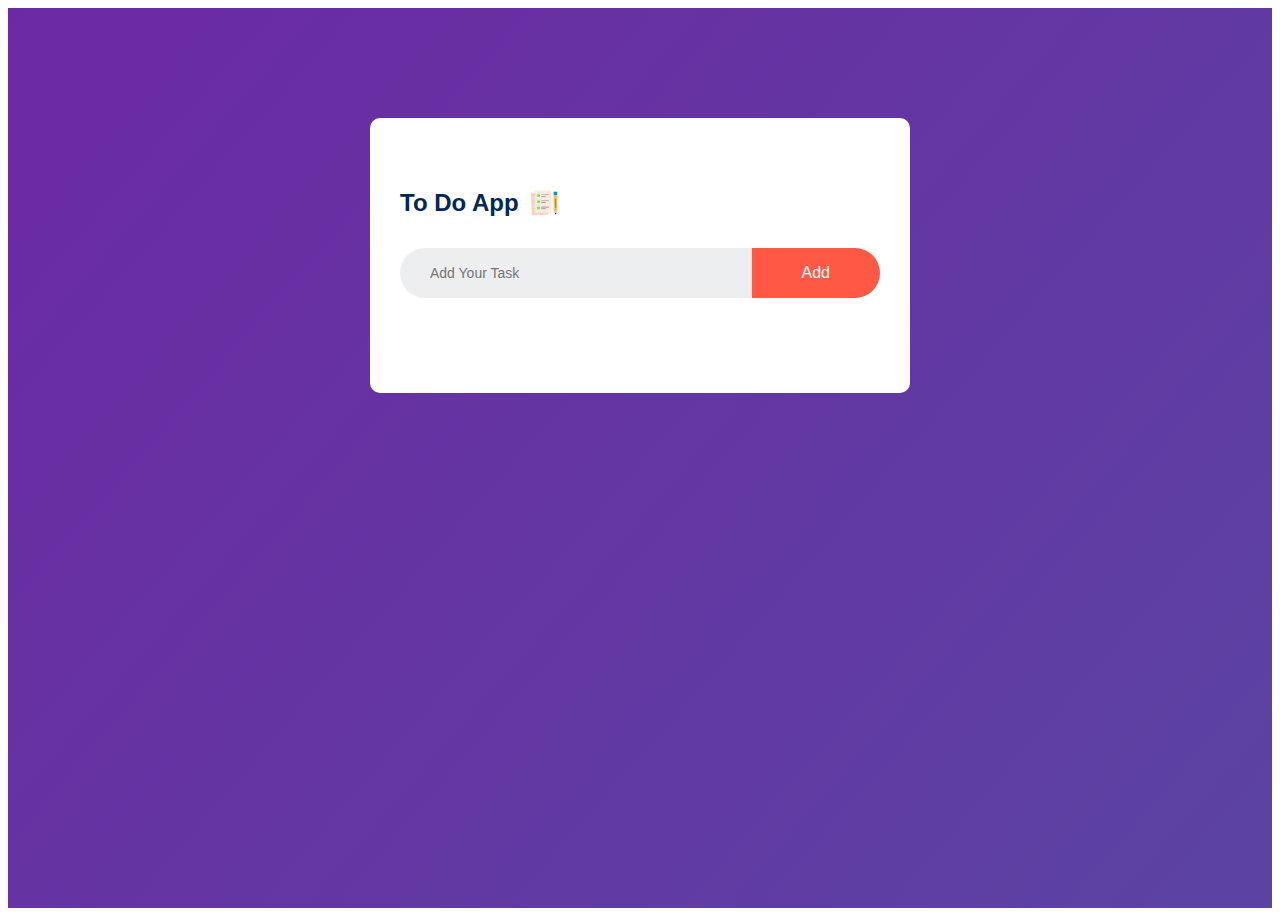
<file: index.html>
<!DOCTYPE html>
<html lang="en">
<head>
    <meta charset="UTF-8">
    <meta name="viewport" content="width=device-width, initial-scale=1.0">
    <link rel="stylesheet" href="style.css">
    <title>Document</title>
</head>
<body>
    <div class="card">
        <div class="to-do-app">
            <h2 class="to-do-list">
                To Do App 
                <img src="images/icon.png" alt="">
            </h2>
            <div class="row">
                <input type="text" id="input-box" placeholder="Add Your Task">
                <button id="input-btn" onclick="AddTask()">Add</button>
            </div>
            <ul id="task-lists">
                <!--li class="checked">Task 1</li>
                <li>Task 2</li>
                <li>Task 3</li-->
            </ul>
        </div>
    </div>


    <script src="script.js"></script>
</body>
</html>
</file>
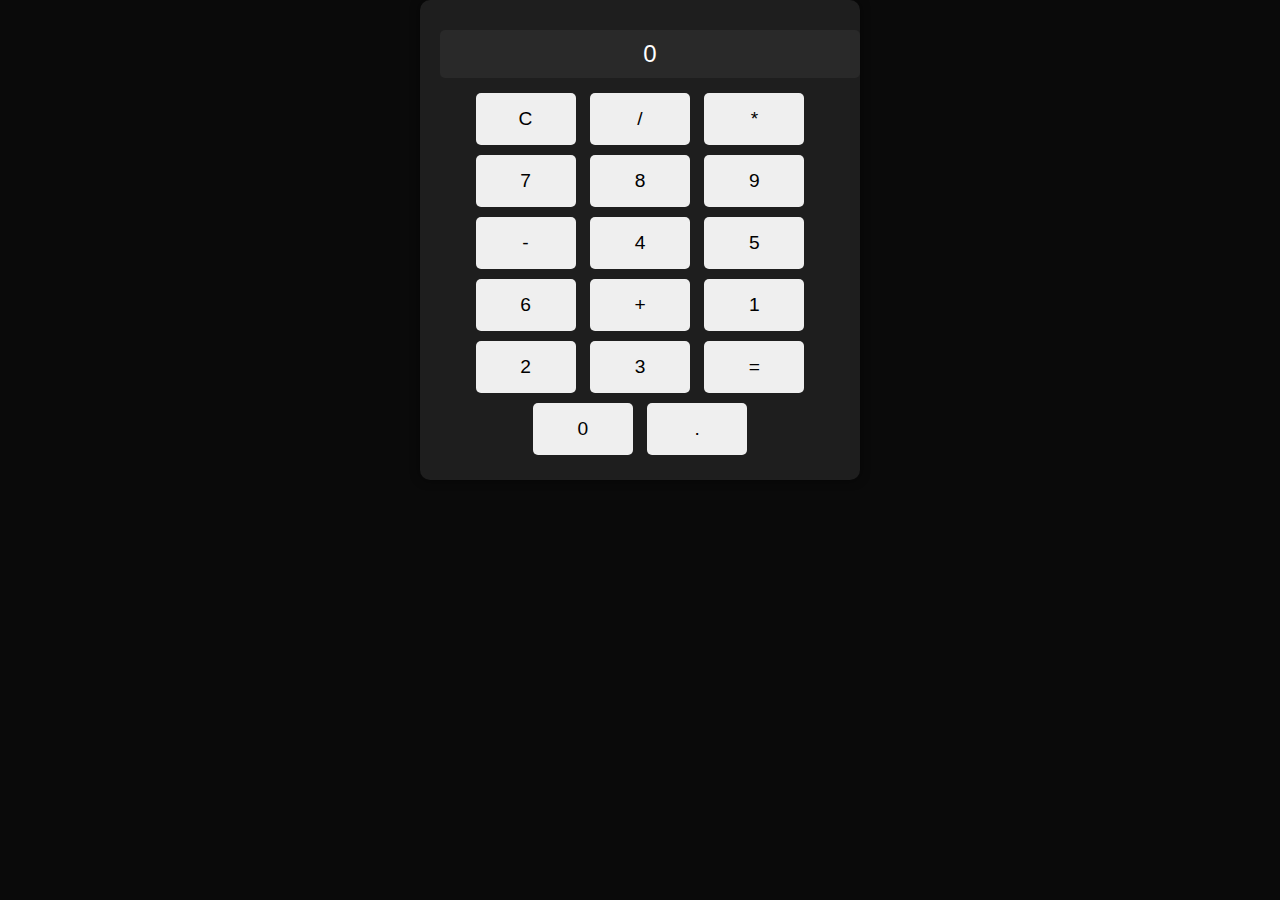
<file: Calculator App/index.html>
<!DOCTYPE html>
<html lang="en">
<head>
    <meta charset="UTF-8">
    <meta name="viewport" content="width=device-width, initial-scale=1.0">
    <title>Galaxy Calculator</title>
    <style>
        body {
            background-color: #0A0A0A; /* Dark background color */
            color: #FFFFFF; /* White text color */
            font-family: 'Arial', sans-serif;
            text-align: center;
            margin: 0;
            padding: 0;
            box-sizing: border-box;
        }

        #calculator {
            max-width: 400px;
            margin: auto;
            padding: 20px;
            background-color: #1E1E1E; /* Dark calculator background color */
            border-radius: 10px;
            box-shadow: 0 0 10px rgba(0, 0, 0, 0.5);

        }

        .calculator-btn {
            width: 25%;
            padding: 15px;
            margin: 5px;
            font-size: 1.2em;
            border: none;
            border-radius: 5px;
            cursor: pointer;
        }

        #result {
            width: 100%;
            padding: 10px;
            margin: 10px 0;
            font-size: 1.5em;
            background-color: #292929; /* Dark result display background color */
            border: none;
            border-radius: 5px;
            color: #FFFFFF; /* White text color */
        }
    </style>
</head>
<body>

<div id="calculator">
    <div id="result">0</div>
    <button class="calculator-btn" onclick="clearResult()">C</button>
    <button class="calculator-btn" onclick="appendCharacter('/')">/</button>
    <button class="calculator-btn" onclick="appendCharacter('*')">*</button>
    <button class="calculator-btn" onclick="appendCharacter('7')">7</button>
    <button class="calculator-btn" onclick="appendCharacter('8')">8</button>
    <button class="calculator-btn" onclick="appendCharacter('9')">9</button>
    <button class="calculator-btn" onclick="appendCharacter('-')">-</button>
    <button class="calculator-btn" onclick="appendCharacter('4')">4</button>
    <button class="calculator-btn" onclick="appendCharacter('5')">5</button>
    <button class="calculator-btn" onclick="appendCharacter('6')">6</button>
    <button class="calculator-btn" onclick="appendCharacter('+')">+</button>
    <button class="calculator-btn" onclick="appendCharacter('1')">1</button>
    <button class="calculator-btn" onclick="appendCharacter('2')">2</button>
    <button class="calculator-btn" onclick="appendCharacter('3')">3</button>
    <button class="calculator-btn" onclick="calculateResult()">=</button>
    <button class="calculator-btn" onclick="appendCharacter('0')">0</button>
    <button class="calculator-btn" onclick="appendCharacter('.')">.</button>
</div>

<script>
    let result = document.getElementById("result");
    let expression = "";

    function appendCharacter(char) {
        expression += char;
        result.textContent = expression;
    }

    function calculateResult() {
        try {
            expression = eval(expression).toString();
            result.textContent = expression;
        } catch (error) {
            result.textContent = "Error";
            expression = "";
        }
    }

    function clearResult() {
        expression = "";
        result.textContent = "0";
    }
</script>

</body>
</html>
</file>
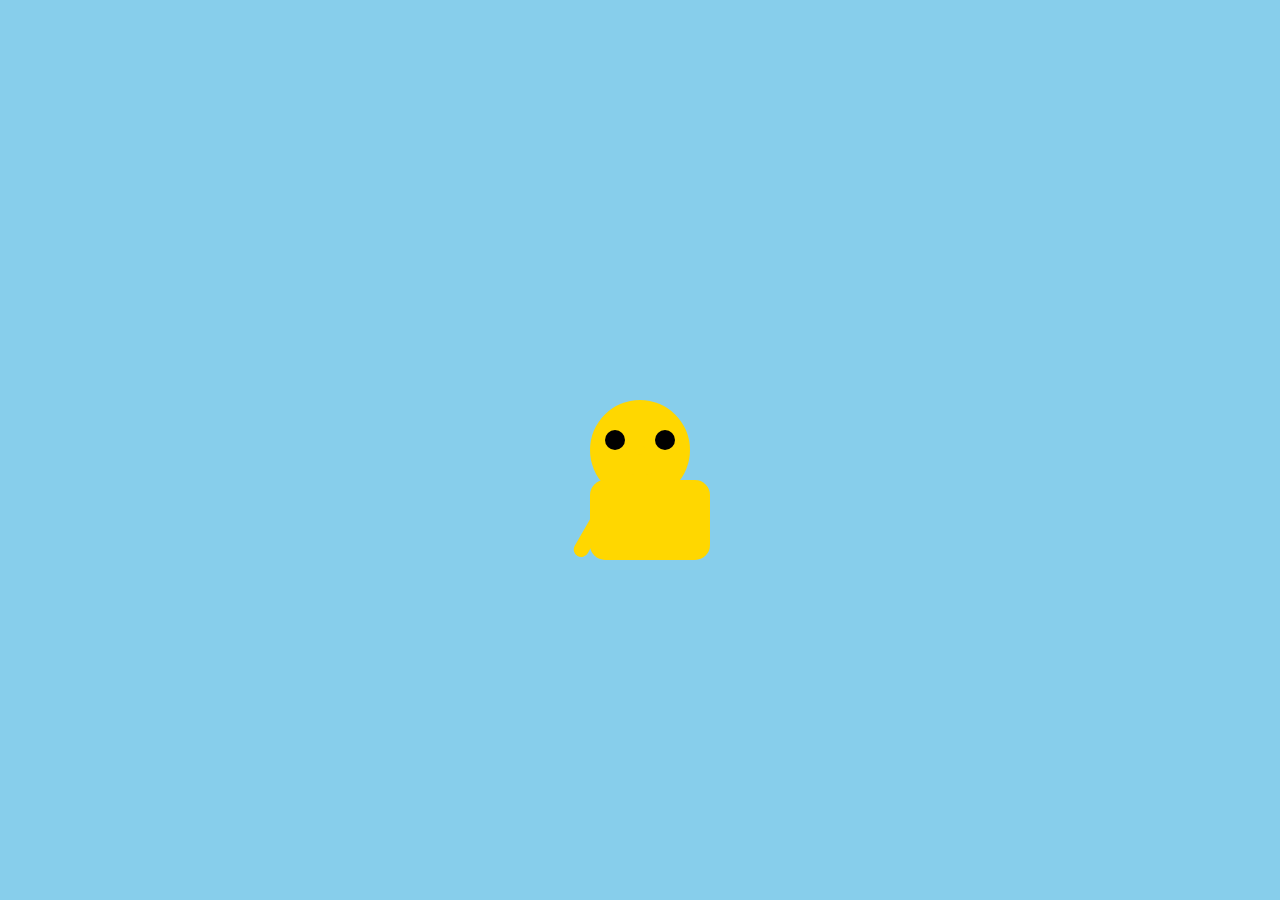
<file: cat-gpt/index.html>
<!DOCTYPE html>
<html lang="en">
<head>
    <meta charset="UTF-8">
    <meta name="viewport" content="width=device-width, initial-scale=1.0">
    <link rel="stylesheet" href="style.css">
    <title>Cat</title>
</head>
<body>
    <div class="cat">
        <div class="head"></div>
        <div class="body"></div>
        <div class="tail"></div>
        <div class="eyes">
            <div class="eye"></div>
            <div class="eye"></div>
        </div>
        <div class="nose"></div>
        <div class="mouth"></div>
    </div>
</body>
</html>
</file>
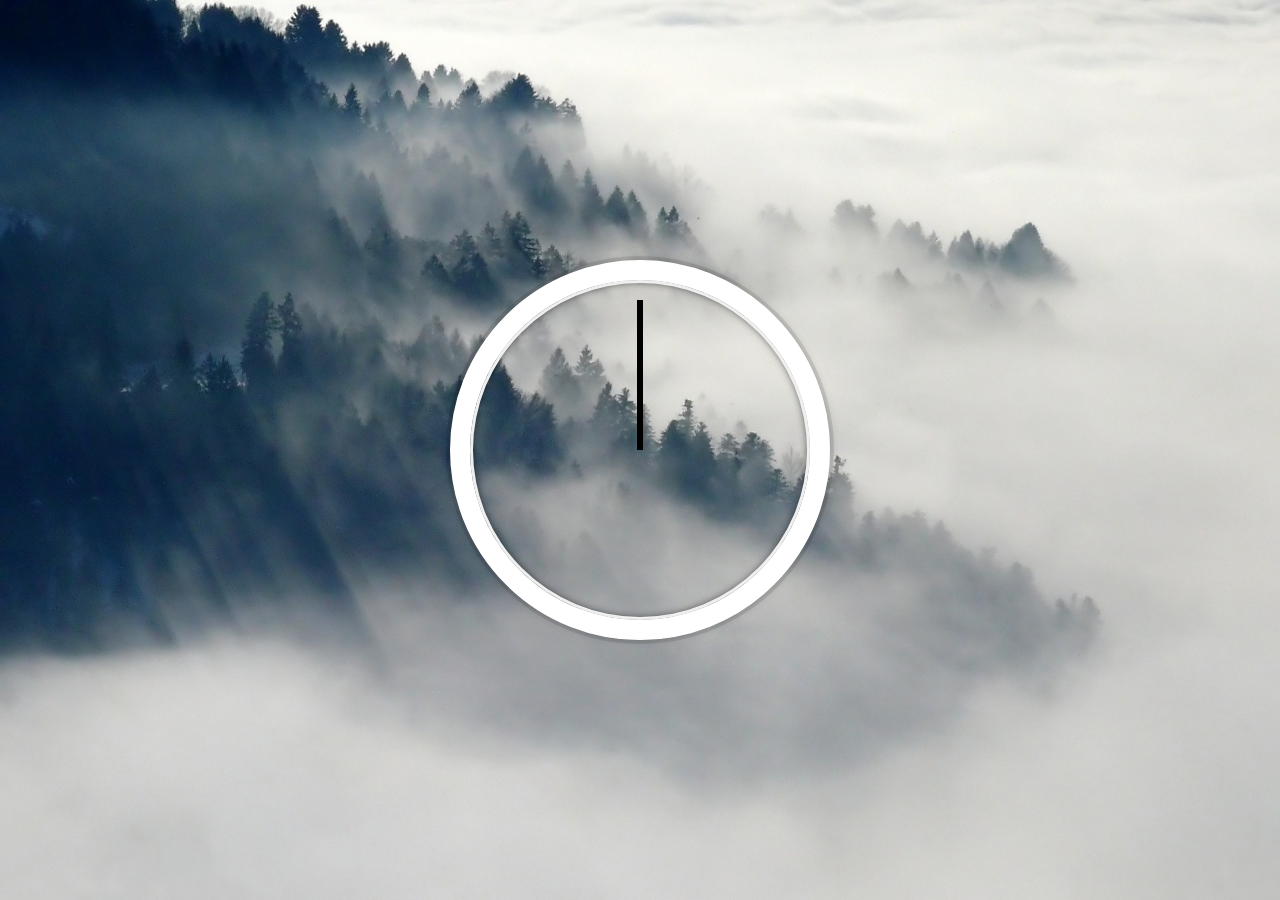
<file: clock/index.html>
<!DOCTYPE html>
<html lang="en">
<head>
  <meta charset="UTF-8">
  <title>JS + CSS Clock</title>
  <link rel="icon" href="https://fav.farm/🔥" />
</head>
<body>


    <div class="clock">
      <div class="clock-face">
        <div class="hand hour-hand"></div>
        <div class="hand min-hand"></div>
        <div class="hand second-hand"></div>
      </div>
    </div>


  <style>
    html {
      background: #263742 url(mountain.jpg);
      background-size: cover;
      font-family: 'helvetica neue';
      text-align: center;
      font-size: 10px;
    }

    body {
      margin: 0;
      font-size: 2rem;
      display: flex;
      flex: 1;
      min-height: 100vh;
      align-items: center;
    }

    .clock {
      width: 30rem;
      height: 30rem;
      border: 20px solid white;
      border-radius: 50%;
      margin: 50px auto;
      position: relative;
      padding: 2rem;
      box-shadow:
        0 0 0 4px rgba(0,0,0,0.1),
        inset 0 0 0 3px #EFEFEF,
        inset 0 0 10px black,
        0 0 10px rgba(0,0,0,0.2);
    }

    .clock-face {
      position: relative;
      width: 100%;
      height: 100%;
      transform: translateY(-3px); /* account for the height of the clock hands */
    }

    .hand {
      width: 50%;
      height: 6px;
      background: black;
      position: absolute;
      top: 50%;
      transform-origin: 100%;
      transform: rotate(90deg);
      transition: all 0.05s;
      transition-timing-function: cubic-bezier(1, -0.17, 0.58, 1);
 
    }

  </style>

  <script>

    
    function setDate()
    {
      const now = new Date();
      const hours = now.getHours();
      const minutes = now.getMinutes();
      const seconds = now.getSeconds();

      degrees = ((seconds/60) * 360) + 90 ;
      degMinutes = ((minutes/60)*360) + 90;
      let degHours = ((hours/12)*360) + 90; 
      console.log(degrees);

      const secondHand = document.querySelector('.second-hand');
      secondHand.style.transform = `rotate(${degrees}deg)`;

      const minuteHand = document.querySelector('.min-hand');
      const hourHand = document.querySelector('.hour-hand');

      minuteHand.style.transform = `rotate(${degMinutes}deg)`
      hourHand.style.transform = `rotate(${degHours}deg)`

    }

    setInterval(setDate, 1000);
  </script>
</body>
</html>
</file>
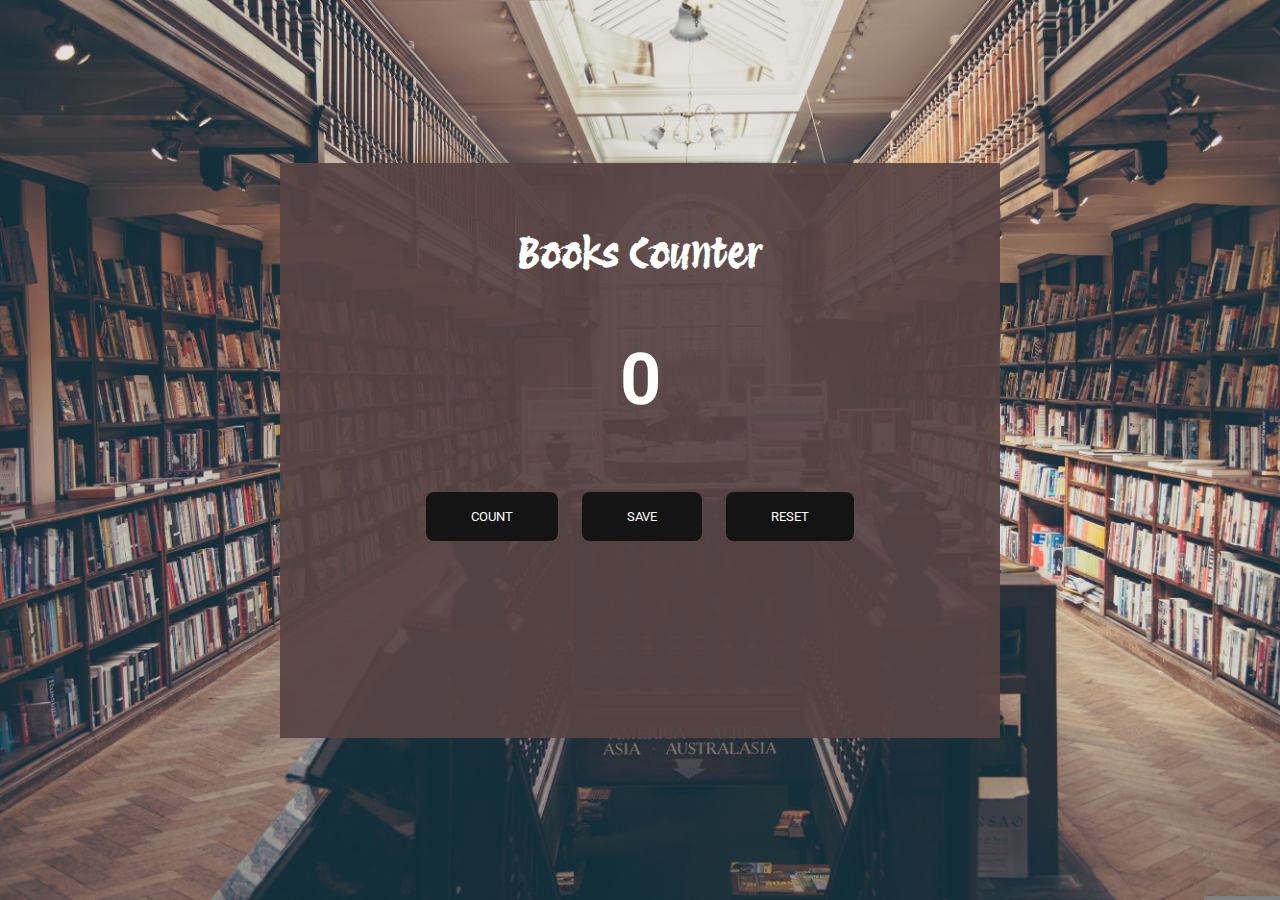
<file: counter/index.html>
<!DOCTYPE html>
<html lang="en">
<head>
    <meta charset="UTF-8">
    <meta name="viewport" content="width=device-width, initial-scale=1.0">
    <link rel="preconnect" href="https://fonts.googleapis.com">
    <link rel="preconnect" href="https://fonts.gstatic.com" crossorigin>
    <link href="https://fonts.googleapis.com/css2?family=Outfit:wght@600&family=Roboto:wght@500&display=swap" rel="stylesheet">
    <link href="https://fonts.googleapis.com/css2?family=Outfit:wght@600&family=Protest+Revolution&family=Roboto:wght@500&display=swap" rel="stylesheet">
    <link rel="stylesheet" href="style.css">
    <title>Document</title>
</head>
<body>
    <div id="box">
        <h1 id="heading">Books Counter</h1>
        <h2 id="count">0</h2>
        <button id="count-btn" class="btn" onclick="increment()">COUNT</button>
        <button id="save-btn" class="btn" onclick="save()">SAVE</button>
        <button id="reset btn" class="btn" onclick="reset()">RESET</button>
        <p id="save"></p>
    </div>
    <script src="myscripts.js"></script>
</body>
</html>
</file>
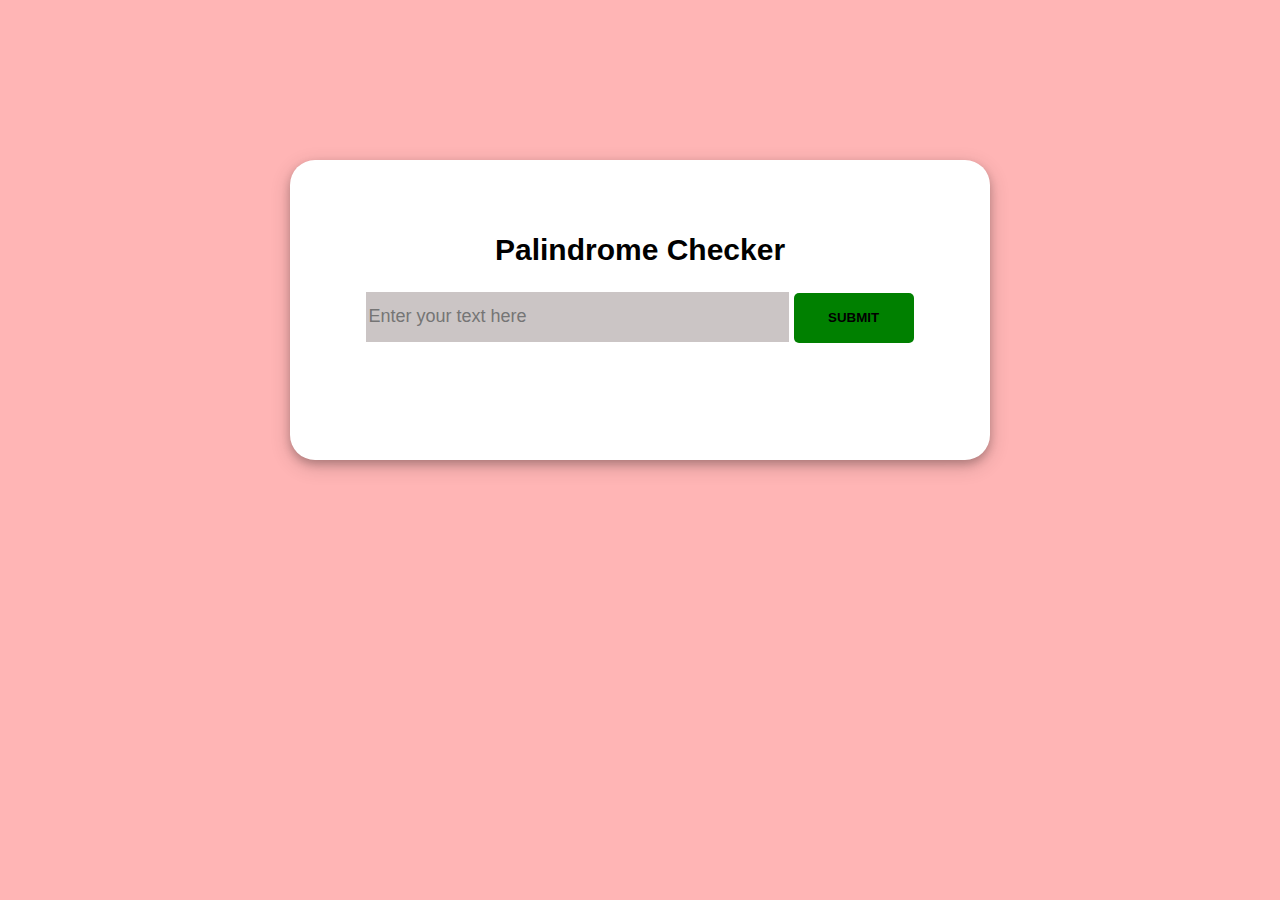
<file: PalindromeChecker/index.html>
<!DOCTYPE html>
<html lang="en">
<head>
    <meta charset="UTF-8">
    <meta name="viewport" content="width=device-width, initial-scale=1.0">
    <link rel="stylesheet" href="style.css">
    <title>Palindrome Checker</title>
</head>
<body>
    <div class="container">
        <h2>Palindrome Checker</h2>
        <input type="text" placeholder="Enter your text here" id="text-input">
        <button onclick="processInput()" id="check-btn">SUBMIT</button>
        <div id="result" class="P"></div>

    </div>

    <script src="javascript.js"></script>
</body>
</html>
</file>
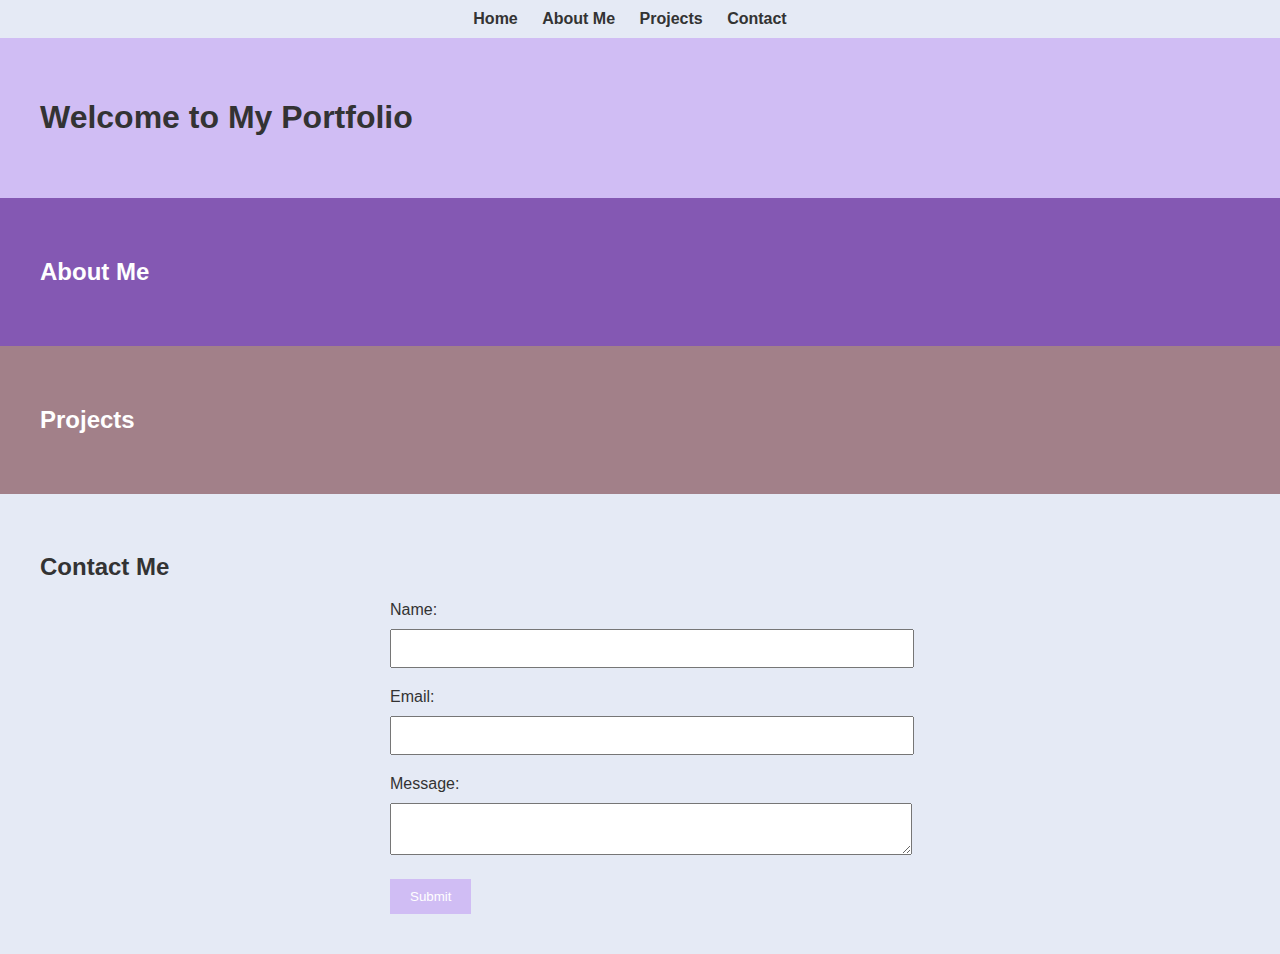
<file: Portfolio/index.html>
<!DOCTYPE html>
<html lang="en">
<head>
    <meta charset="UTF-8">
    <meta name="viewport" content="width=device-width, initial-scale=1.0">
    <title>Your Name - Web Developer Portfolio</title>
    <link rel="stylesheet" href="styles.css">
</head>
<body>

    <header>
        <nav>
            <ul>
                <li><a href="#home">Home</a></li>
                <li><a href="#about">About Me</a></li>
                <li><a href="#projects">Projects</a></li>
                <li><a href="#contact">Contact</a></li>
            </ul>
        </nav>
    </header>

    <section id="home">
        <h1>Welcome to My Portfolio</h1>
        <!-- Add more content about yourself here -->
    </section>

    <section id="about">
        <h2>About Me</h2>
        <!-- Add information about yourself here -->
    </section>

    <section id="projects">
        <h2>Projects</h2>
        <!-- Showcase your projects here -->
    </section>

    <section id="contact">
        <h2>Contact Me</h2>
        <form id="contactForm">
            <label for="name">Name:</label>
            <input type="text" id="name" name="name" required>

            <label for="email">Email:</label>
            <input type="email" id="email" name="email" required>

            <label for="message">Message:</label>
            <textarea id="message" name="message" required></textarea>

            <button type="submit">Submit</button>
        </form>
    </section>

    <script src="script.js"></script>
</body>
</html>
</file>
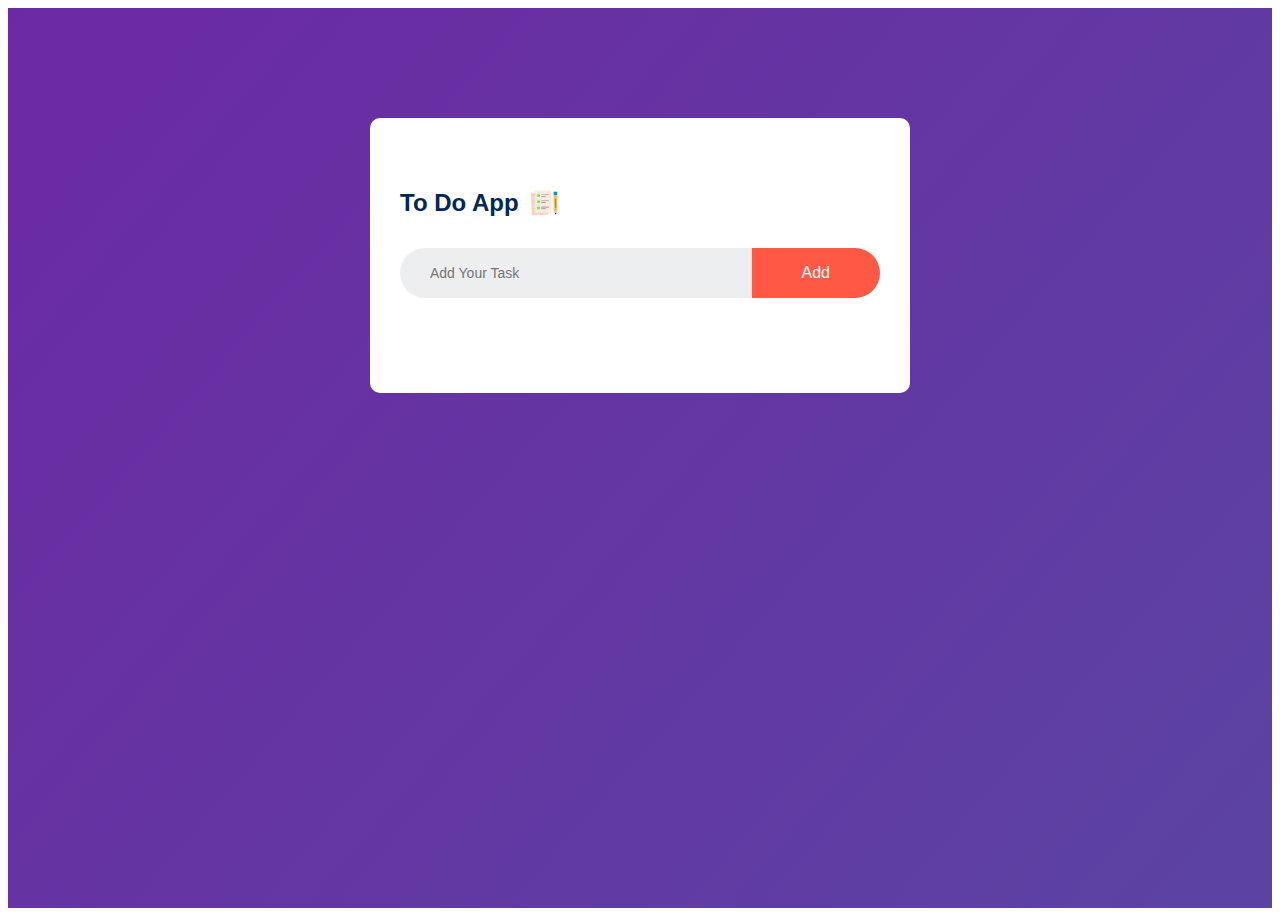
<file: Todo App/index.html>
<!DOCTYPE html>
<html lang="en">
<head>
    <meta charset="UTF-8">
    <meta name="viewport" content="width=device-width, initial-scale=1.0">
    <link rel="stylesheet" href="style.css">
    <title>Document</title>
</head>
<body>
    <div class="card">
        <div class="to-do-app">
            <h2 class="to-do-list">
                To Do App 
                <img src="images/icon.png" alt="">
            </h2>
            <div class="row">
                <input type="text" id="input-box" placeholder="Add Your Task">
                <button id="input-btn" onclick="AddTask()">Add</button>
            </div>
            <ul id="task-lists">
                <!--li class="checked">Task 1</li>
                <li>Task 2</li>
                <li>Task 3</li-->
            </ul>
        </div>
    </div>


    <script src="script.js"></script>
</body>
</html>
</file>
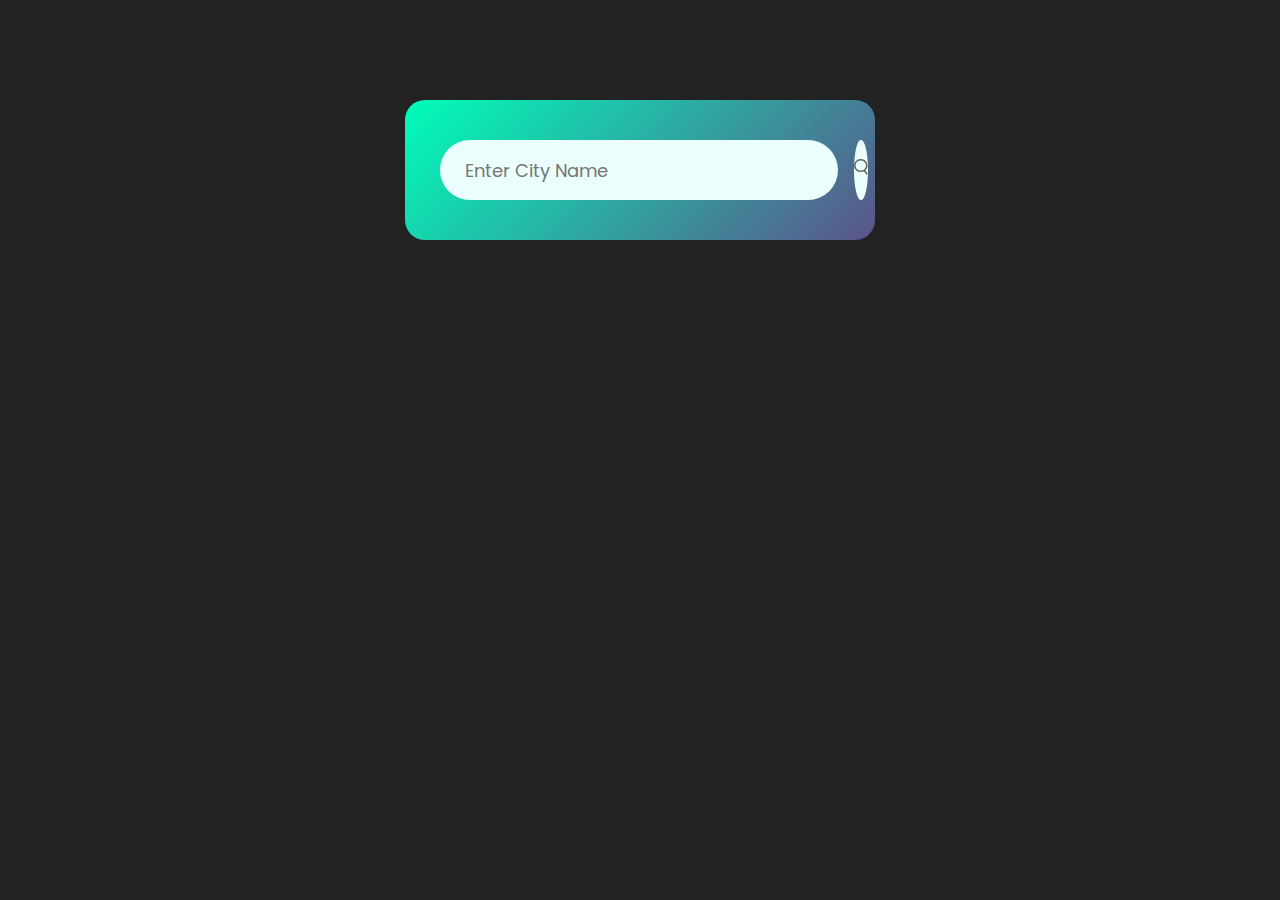
<file: WeatherApp/index.html>
<!DOCTYPE html>
<html lang="en">
<head>
    <meta charset="UTF-8">
    <meta name="viewport" content="width=device-width, initial-scale=1.0">
    <title>Weather App</title>
    <link rel="preconnect" href="https://fonts.googleapis.com">
    <link rel="preconnect" href="https://fonts.gstatic.com" crossorigin>
    <link href="https://fonts.googleapis.com/css2?family=Poppins:ital,wght@0,100;0,200;0,300;0,400;0,500;0,600;0,700;0,800;0,900;1,100;1,200;1,300;1,400;1,500;1,600;1,700;1,800;1,900&display=swap" rel="stylesheet">
    <link rel="stylesheet" href="style.css">
</head>
<body>
    <div class="card">
        <div class="search">
            <input type="text" class="search-input" placeholder="Enter City Name" spellcheck="false" id="input"> 
            <button class="search-btn"><img src="images/search.png" alt="" id="btn"></button>
        </div>
        <div class="error">
            Invalid City Name
        </div>
        <div class="weather">
            <img src="images/rain.png" alt="" class="weather-icon">
            <h1 class="temp">16°C</h1>
            <h2 class="city">Islamabad</h2>
            <div class="details">
                <div class="col">
                    <img src="images/humidity.png" alt="">
                    <div >
                        <p class="humidity">50%</p>
                        <p>Humidity</p>
                    </div>
                </div>
                <div class="col">
                    <img src="images/wind.png" alt="">
                    <div >
                        <p class="wind">15km/hr</p>
                        <p>Wind Speed</p>
                    </div>
                </div>
            </div>
        </div>
    </div>
    <script src="index.js"></script>
</body>
</html>
</file>
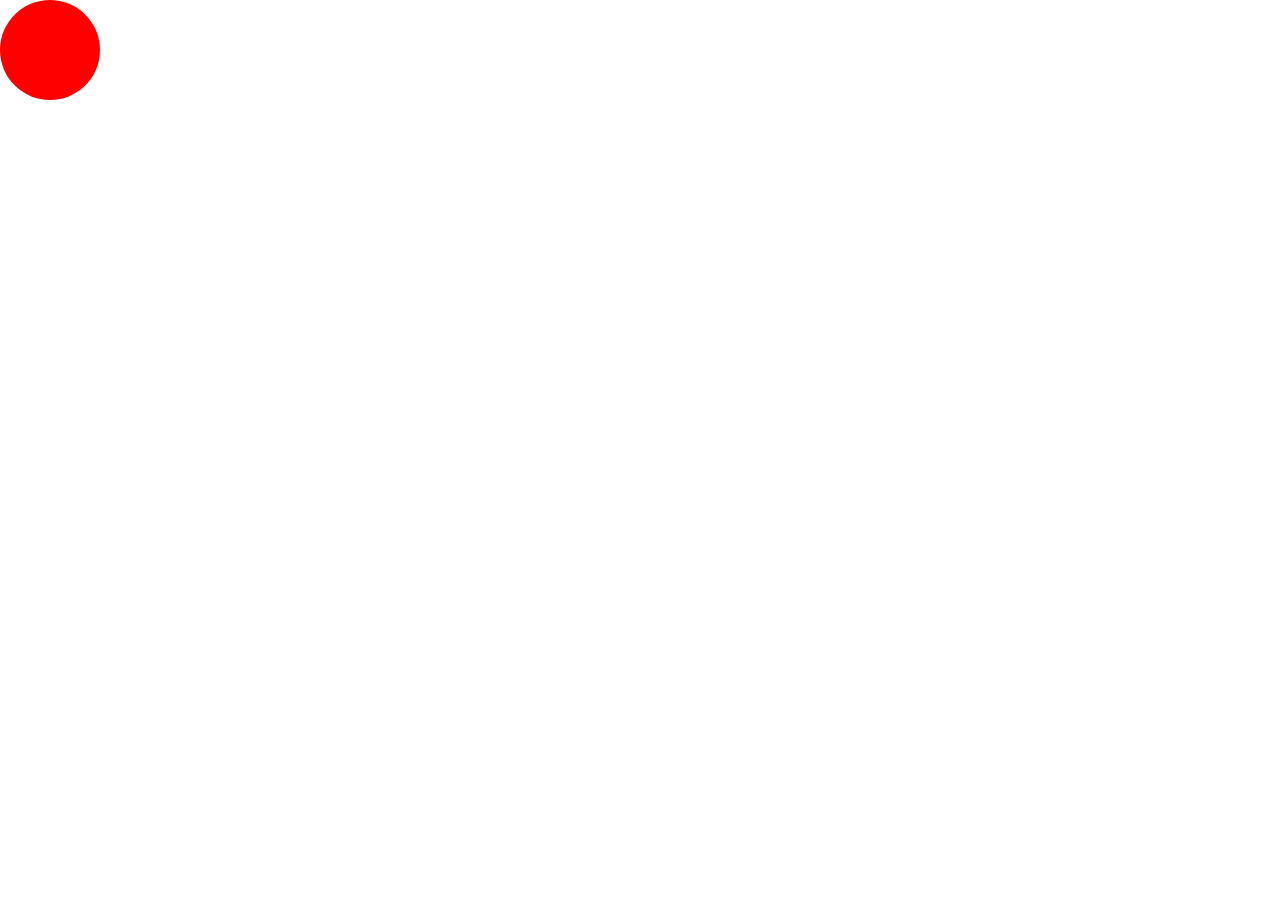
<file: hover.html>
<!DOCTYPE html>
<html>
<head>
<style> 

body 
{
    width: 100%;
    height: 100%;
    margin: 0px; 
}
button {
  width: 100px;
  height: 100px;
  background: red;
  border-radius: 50%;
  border: 0px;
  transition: all 0.5s;
}

/*button:hover
{
    width: 100%;
    height: 100vh;
    background-color: red;
    border-radius: 0px;
}*/
</style>
</head>
<body>

<button id="element" onclick="changeStyles()"></button>

<script>
const ID = document.getElementById("element")

function changeStyles()
{
    ID.style.borderRadius = '0px';
    ID.style.width = '100%';
    ID.style.height = '100vh';
    ID.style.backgroundColor = 'red';
    
}
</script>
</body>
</html>
</file>
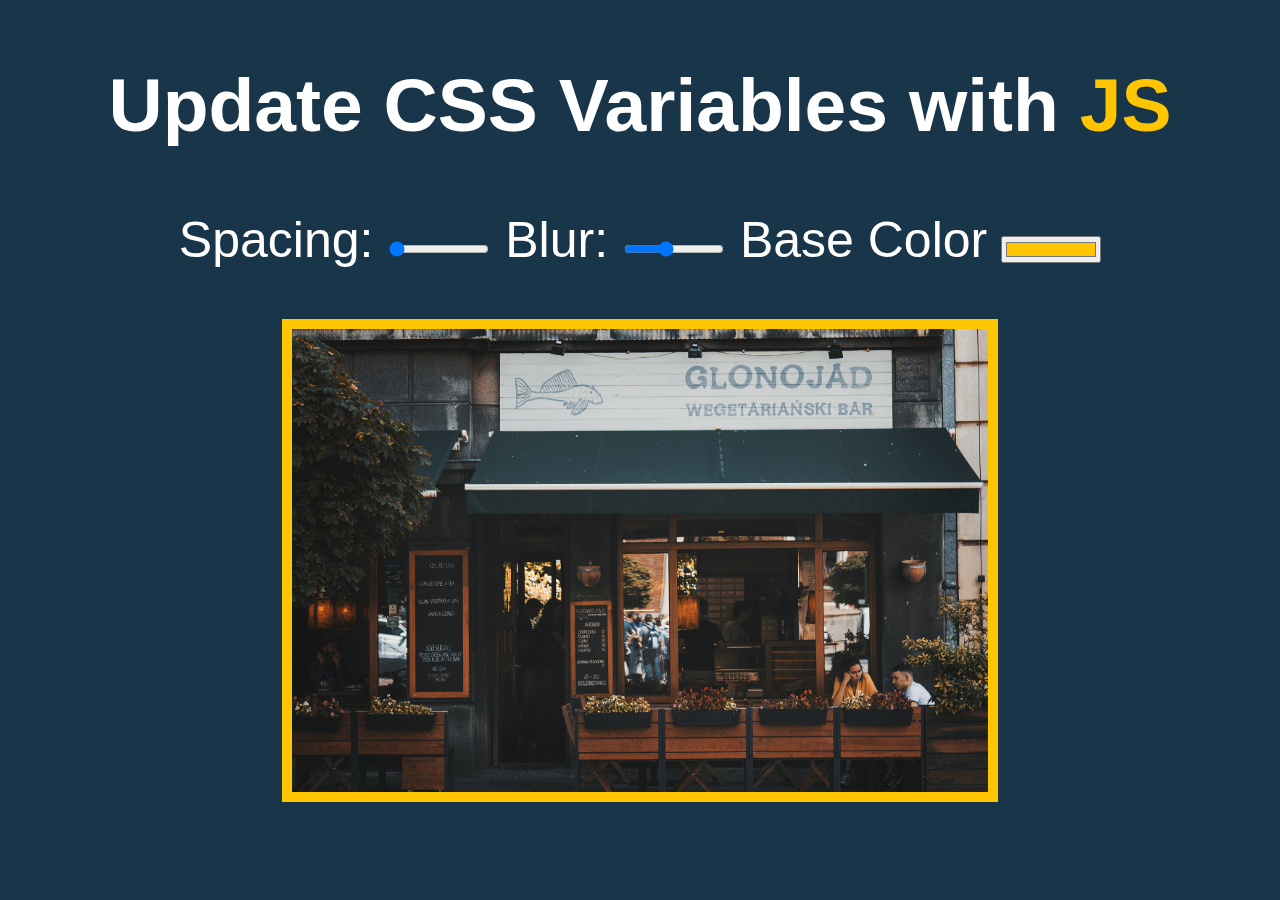
<file: CSSVariables/index-START.html>
<!DOCTYPE html>
<html lang="en">
<head>
  <meta charset="UTF-8">
  <title>Scoped CSS Variables and JS</title>
  <link rel="icon" href="https://fav.farm/🔥" />
</head>
<body>
  <h2>Update CSS Variables with <span class='hl'>JS</span></h2>

  <div class="controls">
    <label for="spacing">Spacing:</label>
    <input id="spacing" type="range" name="spacing" min="10" max="200" value="10" data-sizing="px">

    <label for="blur">Blur:</label>
    <input id="blur" type="range" name="blur" min="0" max="25" value="10" data-sizing="px">

    <label for="base">Base Color</label>
    <input id="base" type="color" name="base" value="#ffc600">
  </div>

  <img src="img.jpg">

  <style>

    :root
    {
      --base: #ffc600;
      --spacing: 10px;
      --blur: 0px;
    }

    img
    {
      width: 55%;
      background-color: var(--base);
      padding: var(--spacing);
      filter: blur(var(--blur));
    }

    /*
      misc styles, nothing to do with CSS variables
    */

    body {
      text-align: center;
      background: #193549;
      color: white;
      font-family: 'helvetica neue', sans-serif;
      font-weight: 100;
      font-size: 50px;
    }

    .controls {
      margin-bottom: 50px;
    }

    input {
      width: 100px;
    }

    span
    {
      color: var(--base);
    }
  </style>

  <script>
    const all_inputs = document.querySelectorAll('.controls input')

    function handleUpdate()
    {
      console.log(this.value)
      console.log(this.dataset)
      const suffix = this.dataset.sizing || '';
      console.log(suffix)

      document.documentElement.style.setProperty(`--${this.name}`, this.value + suffix)
    }

  all_inputs.forEach(input => input.addEventListener('change', handleUpdate));
  all_inputs.forEach(input => input.addEventListener('mousemove', handleUpdate));
  </script>

</body>
</html>
</file>
<file: style.css>
*{
    box-sizing: border-box;
    font-family:Verdana, Geneva, Tahoma, sans-serif;
}

.card
{
    background: linear-gradient(311deg, #2992a3, #6c29a3);
    background-size: 400% 400%;

    -webkit-animation: AnimationName 30s ease infinite;
    -moz-animation: AnimationName 30s ease infinite;
    animation: AnimationName 30s ease infinite;

    width: 100%;
    min-height: 100vh ;
    padding: 10px;
}


@-webkit-keyframes AnimationName {
    0%{background-position:30% 0%}
    50%{background-position:71% 100%}
    100%{background-position:30% 0%}
}
@-moz-keyframes AnimationName {
    0%{background-position:30% 0%}
    50%{background-position:71% 100%}
    100%{background-position:30% 0%}
}
@keyframes AnimationName {
    0%{background-position:30% 0%}
    50%{background-position:71% 100%}
    100%{background-position:30% 0%}
}

.to-do-app
{
    width: 100%;
    max-width: 540px;
    background: #fff;
    margin: 100px auto 20px;
    padding: 40px 30px 70px;
    border-radius: 10px;

}

.to-do-app h2
{
    color: #002756;
    display: flex;
    align-items: center;
    margin-bottom: 20px;
} 

.to-do-app h2
{
    color: #002756;
    display: flex;
    align-items: center;
    margin-bottom: 20px;
} 

.to-do-app h2 img
{
    width: 30px;
    margin: 10px;
} 

.row
{
    display: flex;
    align-items: center;
    justify-content: space-between;
    background: #edeef0;
    border-radius: 30px;
    padding-left: 20px;
    margin-bottom: 25px;
}

.row input
{
    flex: 1;
    border: none;
    outline: none;
    background: transparent;
    padding: 10px;
    font-size: 14px;
}

.row button
{
    border: none;
    cursor: pointer;
    outline: none;
    padding: 16px 50px;
    background: #ff5945;
    color: #fff;
    font-size: 16px;
    border-radius: 0px 30px 30px 0px;

}

ul li
{
    list-style: none;
    font-size: 17px;
    padding: 12px 8px 12px 50px;
    user-select: none;
    cursor: pointer;
    position: relative;
}
 ul li::before
 {
    height: 28px;
    width: 28px;
    border-radius: 50%;
    content: '';
    position: absolute;
    background-image: url(images/unchecked.png);
    background-size: cover;
    background-position: center;
    top: 12px;
    left: 8px;
 }

 .checked
 {
    color: #555;
    text-decoration: line-through;
 }

 .checked::before
 {
    background-image: url(images/checked.png);
 }

 ul li span
 {
    position: absolute;
    right: 0;
    top: 5px;
    height: 40px;
    width: 40px;
    color: #555;
    font-size: 22px;
    line-height: 40px;
    text-align: center;
    border-radius: 50px;
 }

 ul li span:hover
 {
    background: #edeef0;
 }
</file>
<file: cat-gpt/style.css>
body {
    display: flex;
    justify-content: center;
    align-items: center;
    height: 100vh;
    margin: 0;
    background-color: #87CEEB; /* Sky Blue */
}

.cat {
    position: relative;
}

.head {
    width: 100px;
    height: 100px;
    background-color: #FFD700; /* Gold */
    border-radius: 50%;
}

.body {
    width: 120px;
    height: 80px;
    background-color: #FFD700; /* Gold */
    border-radius: 15px;
    position: absolute;
    top: 80px;
}

.tail {
    width: 15px;
    height: 60px;
    background-color: #FFD700; /* Gold */
    border-radius: 8px;
    position: absolute;
    top: 100px;
    left: -5px;
    transform: rotate(30deg);
}

.eyes {
    display: flex;
    justify-content: space-around;
    position: absolute;
    top: 30px;
    width: 100%;
}

.eye {
    width: 20px;
    height: 20px;
    background-color: #000; /* Black */
    border-radius: 50%;
}

.nose {
    width: 10px;
    height: 10px;
    background-color: #FFD700; /* Gold */
    border-radius: 50%;
    position: absolute;
    top: 45px;
    left: 50%;
    transform: translateX(-50%);
}

.mouth {
    width: 40px;
    height: 20px;
    background-color: #FFD700; /* Gold */
    border-radius: 0 0 50% 50%;
    position: absolute;
    top: 55px;
    left: 50%;
    transform: translateX(-50%);
}
</file>
<file: counter/style.css>
body
{
    margin: 0;
    width: 100%;
    height: 100vh;
    display: flex;
    justify-content: center;
    align-items: center;
    background-image: url("lib.jpg");
    background-repeat: no-repeat;    
    background-size: cover;
    text-align: center;
  

}

#box
{
    margin: auto;
    height: 55%;
    padding: 2.5rem;
    width: 50%;
    background-color:rgba(88, 68, 68, 0.932);
    color: white;

}

h1
{
    font-family: 'Protest Revolution', sans-serif;
    font-size: 2.5rem;
}

h2
{
    font-family: 'Outfit', sans-serif;
    font-family: 'Roboto', sans-serif;
    font-size: 4.5rem;
}

.btn
{
    background-color: #141414;
    color: white;
    border-width: 0px;
    padding: 17px 45px 17px 45px;
    margin: 10px;
    font-family: 'Outfit', sans-serif;
    font-family: 'Roboto', sans-serif;
    border-radius: 8px;
}
</file>
<file: PalindromeChecker/style.css>
:root 
{
    --background-color: #ffb5b5;
    --box-color: white;   
}

*{
    box-sizing: border-box;
    font-family:  "Outfit", sans-serif;
}
body
{
    margin: 12.5% 0 ;
    width: 100%;
    height: 1vh;
    background-color: var(--background-color);
    text-align: center;
}

.container
{
    width: 700px;
    height: 300px;
    padding: 3rem;
    border-radius: 25px;
    background-color: var(--box-color);
    margin: auto;
    /*display: flex;
    flex-direction: column;
    align-items: center*/
    box-shadow:  0 4px 8px 0 rgba(0, 0, 0, 0.2), 0 6px 20px 0 rgba(0, 0, 0, 0.19);
}

input
{
  height: 50px;
  font-size: large;
  border: none;
  background-color: #cbc5c5;
}

input:active
{
    border: none;
}
button
{
    width: 120px;
    height: 50px;
    border: 0;
    border-radius: 5px;
    background-color: green;
    transition: color 2s;
    font-weight: bold;

}

button:hover
{
   cursor: pointer;

}

button:active
{
    background-color: rgb(77, 128, 77);

}


input 
{
    width: 70%;
}

h2
{
    font-weight: 500px;
    font-size: 30px;
}

.P
{
    font-weight: bold;
    font-size: 17px;
    padding: 20px;;
}
</file>
<file: Portfolio/styles.css>
body {
    font-family: 'Arial', sans-serif;
    margin: 0;
    padding: 0;
    box-sizing: border-box;
    background-color: #a0d2eb;
    color: #333;
}

header {
    background-color: #e5eaf5;
    padding: 10px 0;
}

nav ul {
    list-style-type: none;
    margin: 0;
    padding: 0;
    text-align: center;
}

nav ul li {
    display: inline;
    margin-right: 20px;
}

nav a {
    text-decoration: none;
    color: #333;
    font-weight: bold;
}

section {
    padding: 40px;
}

#home {
    background-color: #d0bdf4;
}

#about {
    background-color: #8458B3;
    color: #fff;
}

#projects {
    background-color: #a28089;
    color: #fff;
}

#contact {
    background-color: #e5eaf5;
}

form {
    max-width: 500px;
    margin: 0 auto;
}

label {
    display: block;
    margin-bottom: 10px;
}

input,
textarea {
    width: 100%;
    padding: 10px;
    margin-bottom: 20px;
}

button {
    background-color: #d0bdf4;
    color: #fff;
    padding: 10px 20px;
    border: none;
    cursor: pointer;
}

button:hover {
    background-color: #8458B3;
}
</file>
<file: Todo App/style.css>
*{
    box-sizing: border-box;
    font-family:Verdana, Geneva, Tahoma, sans-serif;
}

.card
{
    background: linear-gradient(311deg, #2992a3, #6c29a3);
    background-size: 400% 400%;

    -webkit-animation: AnimationName 30s ease infinite;
    -moz-animation: AnimationName 30s ease infinite;
    animation: AnimationName 30s ease infinite;

    width: 100%;
    min-height: 100vh ;
    padding: 10px;
}


@-webkit-keyframes AnimationName {
    0%{background-position:30% 0%}
    50%{background-position:71% 100%}
    100%{background-position:30% 0%}
}
@-moz-keyframes AnimationName {
    0%{background-position:30% 0%}
    50%{background-position:71% 100%}
    100%{background-position:30% 0%}
}
@keyframes AnimationName {
    0%{background-position:30% 0%}
    50%{background-position:71% 100%}
    100%{background-position:30% 0%}
}

.to-do-app
{
    width: 100%;
    max-width: 540px;
    background: #fff;
    margin: 100px auto 20px;
    padding: 40px 30px 70px;
    border-radius: 10px;

}

.to-do-app h2
{
    color: #002756;
    display: flex;
    align-items: center;
    margin-bottom: 20px;
} 

.to-do-app h2
{
    color: #002756;
    display: flex;
    align-items: center;
    margin-bottom: 20px;
} 

.to-do-app h2 img
{
    width: 30px;
    margin: 10px;
} 

.row
{
    display: flex;
    align-items: center;
    justify-content: space-between;
    background: #edeef0;
    border-radius: 30px;
    padding-left: 20px;
    margin-bottom: 25px;
}

.row input
{
    flex: 1;
    border: none;
    outline: none;
    background: transparent;
    padding: 10px;
    font-size: 14px;
}

.row button
{
    border: none;
    cursor: pointer;
    outline: none;
    padding: 16px 50px;
    background: #ff5945;
    color: #fff;
    font-size: 16px;
    border-radius: 0px 30px 30px 0px;

}

ul li
{
    list-style: none;
    font-size: 17px;
    padding: 12px 8px 12px 50px;
    user-select: none;
    cursor: pointer;
    position: relative;
}
 ul li::before
 {
    height: 28px;
    width: 28px;
    border-radius: 50%;
    content: '';
    position: absolute;
    background-image: url(images/unchecked.png);
    background-size: cover;
    background-position: center;
    top: 12px;
    left: 8px;
 }

 .checked
 {
    color: #555;
    text-decoration: line-through;
 }

 .checked::before
 {
    background-image: url(images/checked.png);
 }

 ul li span
 {
    position: absolute;
    right: 0;
    top: 5px;
    height: 40px;
    width: 40px;
    color: #555;
    font-size: 22px;
    line-height: 40px;
    text-align: center;
    border-radius: 50px;
 }

 ul li span:hover
 {
    background: #edeef0;
 }
</file>
<file: WeatherApp/style.css>
*{
    margin: 0;
    padding: 0;
    font-family: 'Poppins', 'sans-serif';
    box-sizing: border-box;
}

body
{
    background-color: #222;
}


.card 
{
    width: 90%;
    max-width: 470px;
    background-image: linear-gradient(135deg, #00feba, #5b548a);
    color: #fff;
    margin: 100px auto 0;
    border-radius: 20px;
    padding: 40px 35px;
    text-align: center;
}

.search
{
    width: 100%;
    display: flex;
    align-items: center;
    justify-content: space-between;
}

.search-input
{
    border: 0;
    outline: 0;
    background: #ebfffc;
    color: #555;
    padding: 10px 25px;
    height: 60px;
    border-radius: 30px;
    flex: 1;
    margin-right: 16px;
    font-size: 18px;
}

.search-btn
{
    border: 0;
    outline: 0;
    background: #ebfffc;
    border-radius: 50%;
    width: 60px;
    height: 60px;
    cursor: pointer;
}

.search-btn img
{
    height: 16px;
}

.weather-icon 
{
    width: 170px;
    margin-top: 30px;
}

.weather h1
{
    
    font-size: 80px;
    font-weight: 500;
}

.weather h2
{
    
    font-size: 45px;
    font-weight: 400;
    margin-top: -10px;
}

.details
{
    display: flex;
    align-items: center;
    justify-content: space-between;
    padding: 0px 20px;
    margin-top: 50px;
}
.col
{
    display: flex;
    align-items: center;
    text-align: left;

}

.col img
{
    width: 40px;
    margin-right: 10px;;
    
}

.humidity, .wind
{
    font-size: 28px;
    margin-top: -6px;
}

.weather
{
    display: none;
}

.error
{
    text-align: left;
    margin-left: 10px;
    font-size: 14px;
    margin-top: 10px;
    display: none;
}
</file>
